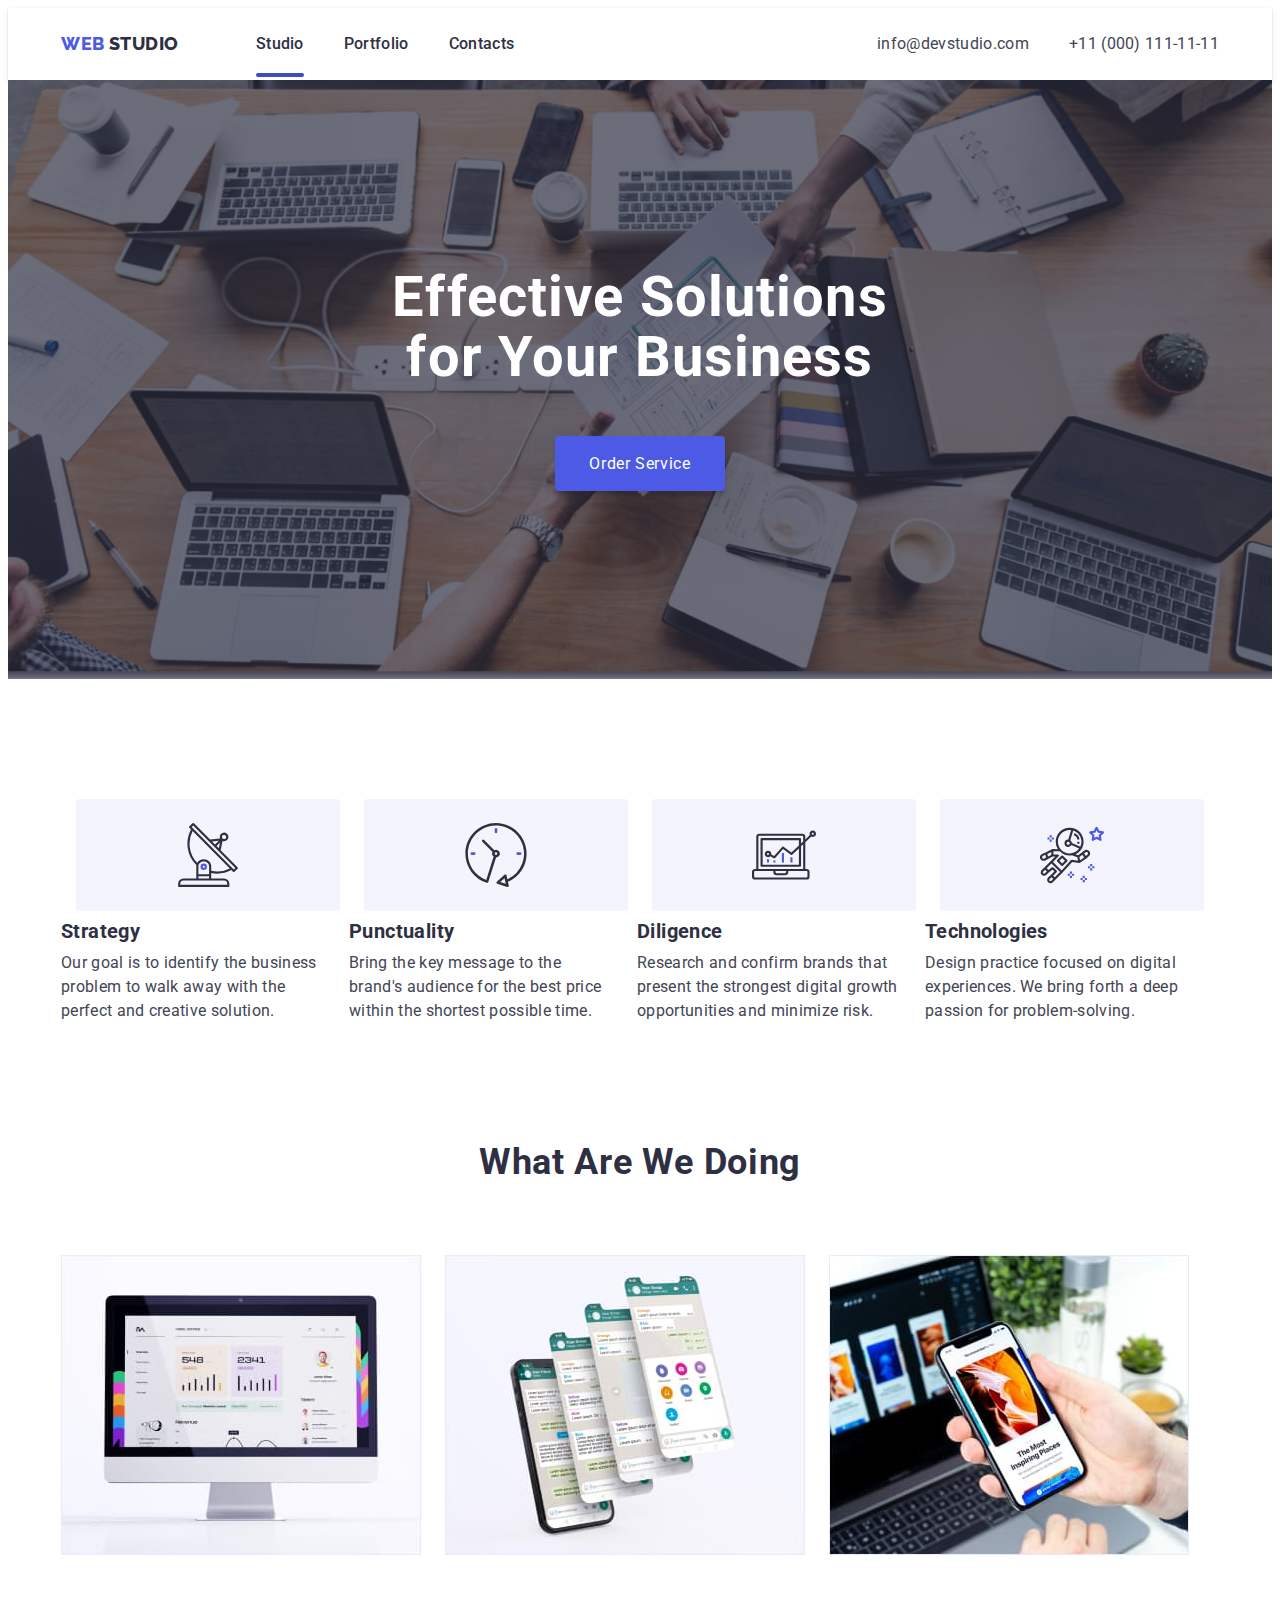
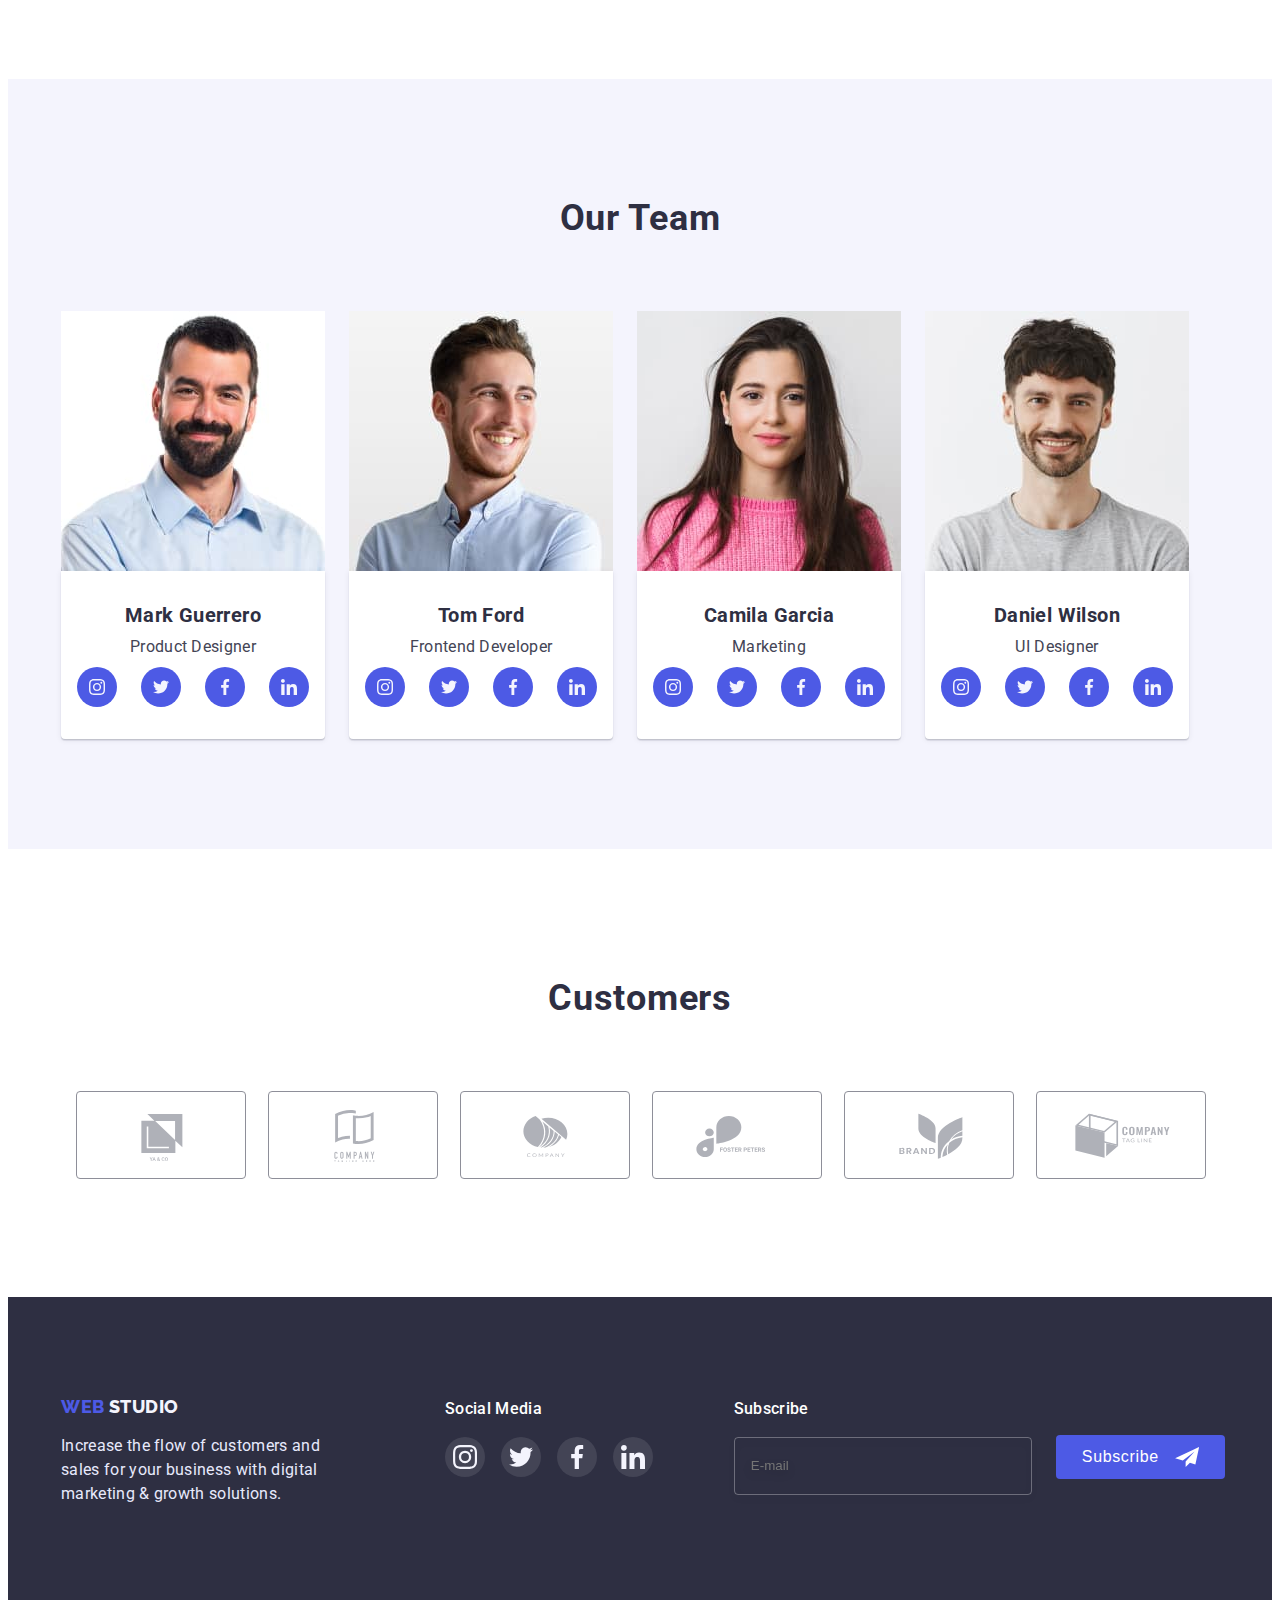
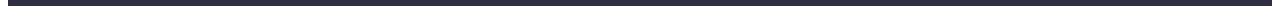
<file: index.html>
<!DOCTYPE html>
<html lang="en">
  <head>
    <meta charset="UTF-8" />
    <meta http-equiv="X-UA-Compatible" content="IE=edge" />
    <meta name="viewport" content="width=device-width, initial-scale=1.0" />
    <title>WebStudio</title>
    <link rel="preconnect" href="https://fonts.googleapis.com" />
    <link rel="preconnect" href="https://fonts.gstatic.com" crossorigin />
    <link
      href="https://fonts.googleapis.com/css2?family=Raleway:wght@800&family=Roboto:wght@400;500;700;900&display=swap"
      rel="stylesheet"
    />
    <link
      rel="stylesheet"
      href="https://cdnjs.cloudflare.com/ajax/libs/modern-normalize/1.1.0/modern-normalize.min.css"
      integrity="sha512-wpPYUAdjBVSE4KJnH1VR1HeZfpl1ub8YT/NKx4PuQ5NmX2tKuGu6U/JRp5y+Y8XG2tV+wKQpNHVUX03MfMFn9Q=="
      crossorigin="anonymous"
      referrerpolicy="no-referrer"
    />
    <link rel="stylesheet" href="./css/styles.css" />
  </head>

  <body>
    <!--Header-->

    <header class="header">
      <div class="container header-container">
        <a class="header-logo logo" href="./index.html">
          <span class="navigation-logo-1">Web</span>
          <span class="navigation-logo-2">Studio</span>
        </a>
        <nav class="header-list">
          <ul class="navigation">
            <li class="navigation-item">
              <a class="navigation-link link active" href="./index.html"
                >Studio</a
              >
            </li>
            <li class="navigation-item">
              <a class="navigation-link link" href="./portfolio.html"
                >Portfolio</a
              >
            </li>
            <li class="navigation-item">
              <a class="navigation-link link" href="">Contacts</a>
            </li>
          </ul>
        </nav>
        <ul class="contacts">
          <li class="contact-item">
            <a class="mail-link link" href="mailto:info@devstudio.com">
              info@devstudio.com</a
            >
          </li>
          <li class="contact-item">
            <a class="tel-link link" href="tel:+11(000)111-11-11">
              +11 (000) 111-11-11</a
            >
          </li>
        </ul>
      </div>
    </header>

    <main class="main">
      <!--Title-->

      <section class="first-section">
        <div class="container first-section-container">
          <h1 class="first-title">Effective Solutions for Your Business</h1>
          <button type="button" class="button-order" data-modal-open>
            Order Service
          </button>
        </div>
      </section>

      <!--Features-->

      <section class="second-section">
        <div class="container">
          <ul class="goals-icons-list">
            <li class="goals-icons-item">
              <span class="goals-icon-link"
                ><svg class="goals-icon" width="64" height="64">
                  <use href="./images/icons.svg#icon-antenna-1"></use></svg
              ></span>
            </li>
            <li class="goals-icons-item">
              <span class="goals-icon-link"
                ><svg class="goals-icon" width="64" height="64">
                  <use href="./images/icons.svg#icon-clock-1"></use></svg
              ></span>
            </li>
            <li class="goals-icons-item">
              <span class="goals-icon-link"
                ><svg class="goals-icon" width="64" height="64">
                  <use href="./images/icons.svg#icon-diagram-1"></use></svg
              ></span>
            </li>
            <li class="goals-icons-item">
              <span class="goals-icon-link"
                ><svg class="goals-icon" width="64" height="64">
                  <use href="./images/icons.svg#icon-astronaut-1"></use></svg
              ></span>
            </li>
          </ul>
          <ul class="goals-main-list">
            <li class="goals-items">
              <h3 class="third-title goals-title">Strategy</h3>
              <p class="features-paragraphs">
                Our goal is to identify the business problem to walk away with
                the perfect and creative solution.
              </p>
            </li>
            <li class="goals-items">
              <h3 class="third-title goals-title">Punctuality</h3>
              <p class="features-paragraphs">
                Bring the key message to the brand's audience for the best price
                within the shortest possible time.
              </p>
            </li>
            <li class="goals-items">
              <h3 class="third-title goals-title">Diligence</h3>
              <p class="features-paragraphs">
                Research and confirm brands that present the strongest digital
                growth opportunities and minimize risk.
              </p>
            </li>
            <li class="goals-items">
              <h3 class="third-title goals-title">Technologies</h3>
              <p class="features-paragraphs">
                Design practice focused on digital experiences. We bring forth a
                deep passion for problem-solving.
              </p>
            </li>
          </ul>
        </div>
      </section>

      <section class="third-section">
        <div class="container third-section-container">
          <h2 class="second-title second-title-flex">What are we doing</h2>
          <ul class="studio-services-images">
            <li class="services-images">
              <img
                src="./images/image1_main.jpg"
                alt="PC with some opened content on the screen"
                width="360"
                height="300"
              />
            </li>
            <li class="services-images">
              <img
                src="./images/image2_main.jpg"
                alt="Opened messenger on the phone, present as layers of the app"
                width="360"
                height="300"
              />
            </li>
            <li class="services-images">
              <img
                src="./images/image3_main.jpg"
                alt="Phone in the hand with the opened article"
                width="360"
                height="300"
              />
            </li>
          </ul>
        </div>
      </section>

      <!--Team Members-->

      <section class="thourth-section">
        <div class="container">
          <h2 class="second-title second-title-flex">Our Team</h2>
          <ul class="studio-members-images">
            <li class="team-member">
              <img
                src="./images/image4_main.jpg"
                alt="Mark Guerrero"
                width="264"
                height="260"
              />
              <div class="team-member-container">
                <h3 class="third-title third-title-main">Mark Guerrero</h3>
                <p class="members-paragraphs">Product Designer</p>
                <ul class="team-soc-list list">
                  <li class="team-soc-item">
                    <a
                      href="https://www.instagram.com/"
                      target="_blank"
                      class="team-soc-link link"
                    >
                      <svg class="team-soc-icon" width="16px" height="16px">
                        <use href="./images/icons.svg#icon-instagram-2"></use>
                      </svg>
                    </a>
                  </li>
                  <li class="team-soc-item">
                    <a
                      href="https://twitter.com/"
                      target="_blank"
                      class="team-soc-link link"
                    >
                      <svg class="team-soc-icon" width="16px" height="16px">
                        <use href="./images/icons.svg#icon-twitter-1"></use>
                      </svg>
                    </a>
                  </li>
                  <li class="team-soc-item">
                    <a
                      href="https://facebook.com/"
                      target="_blank"
                      class="team-soc-link link"
                    >
                      <svg class="team-soc-icon" width="16px" height="16px">
                        <use href="./images/icons.svg#icon-facebook-1"></use>
                      </svg>
                    </a>
                  </li>
                  <li class="team-soc-item">
                    <a
                      href="https://www.linkedin.com/"
                      target="_blank"
                      class="team-soc-link link"
                    >
                      <svg class="team-soc-icon" width="16px" height="16px">
                        <use href="./images/icons.svg#icon-linkedin-1"></use>
                      </svg>
                    </a>
                  </li>
                </ul>
              </div>
            </li>
            <li class="team-member">
              <img
                src="./images/image5_main.jpg"
                alt="Tom Ford"
                width="264"
                height="260"
              />
              <div class="team-member-container">
                <h3 class="third-title third-title-main">Tom Ford</h3>
                <p class="members-paragraphs">Frontend Developer</p>
                <ul class="team-soc-list list">
                  <li class="team-soc-item">
                    <a
                      href="https://www.instagram.com/"
                      target="_blank"
                      class="team-soc-link link"
                    >
                      <svg class="team-soc-icon" width="16px" height="16px">
                        <use href="./images/icons.svg#icon-instagram-2"></use>
                      </svg>
                    </a>
                  </li>
                  <li class="team-soc-item">
                    <a
                      href="https://twitter.com/"
                      target="_blank"
                      class="team-soc-link link"
                    >
                      <svg class="team-soc-icon" width="16px" height="16px">
                        <use href="./images/icons.svg#icon-twitter-1"></use>
                      </svg>
                    </a>
                  </li>
                  <li class="team-soc-item">
                    <a
                      href="https://facebook.com/"
                      target="_blank"
                      class="team-soc-link link"
                    >
                      <svg class="team-soc-icon" width="16px" height="16px">
                        <use href="./images/icons.svg#icon-facebook-1"></use>
                      </svg>
                    </a>
                  </li>
                  <li class="team-soc-item">
                    <a
                      href="https://www.linkedin.com/"
                      target="_blank"
                      class="team-soc-link link"
                    >
                      <svg class="team-soc-icon" width="16px" height="16px">
                        <use href="./images/icons.svg#icon-linkedin-1"></use>
                      </svg>
                    </a>
                  </li>
                </ul>
              </div>
            </li>
            <li class="team-member">
              <img
                src="./images/image6_main.jpg"
                alt="Camila Garcia"
                width="264"
                height="260"
              />
              <div class="team-member-container">
                <h3 class="third-title third-title-main">Camila Garcia</h3>
                <p class="members-paragraphs">Marketing</p>
                <ul class="team-soc-list list">
                  <li class="team-soc-item">
                    <a
                      href="https://www.instagram.com/"
                      target="_blank"
                      class="team-soc-link link"
                    >
                      <svg class="team-soc-icon" width="16px" height="16px">
                        <use href="./images/icons.svg#icon-instagram-2"></use>
                      </svg>
                    </a>
                  </li>
                  <li class="team-soc-item">
                    <a
                      href="https://twitter.com/"
                      target="_blank"
                      class="team-soc-link link"
                    >
                      <svg class="team-soc-icon" width="16px" height="16px">
                        <use href="./images/icons.svg#icon-twitter-1"></use>
                      </svg>
                    </a>
                  </li>
                  <li class="team-soc-item">
                    <a
                      href="https://facebook.com/"
                      target="_blank"
                      class="team-soc-link link"
                    >
                      <svg class="team-soc-icon" width="16px" height="16px">
                        <use href="./images/icons.svg#icon-facebook-1"></use>
                      </svg>
                    </a>
                  </li>
                  <li class="team-soc-item">
                    <a
                      href="https://www.linkedin.com/"
                      target="_blank"
                      class="team-soc-link link"
                    >
                      <svg class="team-soc-icon" width="16px" height="16px">
                        <use href="./images/icons.svg#icon-linkedin-1"></use>
                      </svg>
                    </a>
                  </li>
                </ul>
              </div>
            </li>
            <li class="team-member">
              <img
                src="./images/image7_main.jpg"
                alt="Daniel Wilson"
                width="264"
                height="260"
              />
              <div class="team-member-container">
                <h3 class="third-title third-title-main">Daniel Wilson</h3>
                <p class="members-paragraphs">UI Designer</p>
                <ul class="team-soc-list list">
                  <li class="team-soc-item">
                    <a
                      href="https://www.instagram.com/"
                      target="_blank"
                      rel="noopener noreferrer"
                      class="team-soc-link link"
                    >
                      <svg class="team-soc-icon" width="16" height="16">
                        <use href="./images/icons.svg#icon-instagram-2"></use>
                      </svg>
                    </a>
                  </li>
                  <li class="team-soc-item">
                    <a
                      href="https://twitter.com/"
                      target="_blank"
                      rel="noopener noreferrer"
                      class="team-soc-link link"
                    >
                      <svg class="team-soc-icon" width="16" height="16">
                        <use href="./images/icons.svg#icon-twitter-1"></use>
                      </svg>
                    </a>
                  </li>
                  <li class="team-soc-item">
                    <a
                      href="https://facebook.com/"
                      target="_blank"
                      rel="noopener noreferrer"
                      class="team-soc-link link"
                    >
                      <svg class="team-soc-icon" width="16" height="16">
                        <use href="./images/icons.svg#icon-facebook-1"></use>
                      </svg>
                    </a>
                  </li>
                  <li class="team-soc-item">
                    <a
                      href="https://www.linkedin.com/"
                      target="_blank"
                      rel="noopener noreferrer"
                      class="team-soc-link link"
                    >
                      <svg class="team-soc-icon" width="16" height="16">
                        <use href="./images/icons.svg#icon-linkedin-1"></use>
                      </svg>
                    </a>
                  </li>
                </ul>
              </div>
            </li>
          </ul>
        </div>
      </section>

      <!-- Customers-->

      <section class="fifth-section">
        <div class="container">
          <h2 class="second-title second-title-flex">Customers</h2>
          <ul class="customers-list list">
            <li class="customers-item">
              <a href="" class="customers-link">
                <svg class="customers-icon" width="104" height="56">
                  <use href="./images/icons.svg#icon-company-logo1"></use>
                </svg>
              </a>
            </li>
            <li class="customers-item">
              <a href="" class="customers-link">
                <svg class="customers-icon" width="104" height="56">
                  <use href="./images/icons.svg#icon-company-logo2"></use></svg
              ></a>
            </li>
            <li class="customers-item">
              <a href="" class="customers-link">
                <svg class="customers-icon" width="104" height="56">
                  <use href="./images/icons.svg#icon-company-logo3"></use></svg
              ></a>
            </li>
            <li class="customers-item">
              <a href="" class="customers-link">
                <svg class="customers-icon" width="104" height="56">
                  <use href="./images/icons.svg#icon-company-logo4"></use></svg
              ></a>
            </li>
            <li class="customers-item">
              <a href="" class="customers-link">
                <svg class="customers-icon" width="104" height="56">
                  <use href="./images/icons.svg#icon-company-logo5"></use></svg
              ></a>
            </li>
            <li class="customers-item">
              <a href="" class="customers-link">
                <svg class="customers-icon" width="104" height="56">
                  <use href="./images/icons.svg#icon-company-logo6"></use></svg
              ></a>
            </li>
          </ul>
        </div>
      </section>
    </main>

    <!-- Footer-->

    <footer class="footer">
      <div class="container wrap-footer">
        <div class="footer-container-1">
          <a class="footer-logo logo" href="./index.html">
            <span class="footer-logo-1">Web</span>
            <span class="footer-logo-2">Studio</span>
          </a>
          <p class="footer-paragraph-1">
            Increase the flow of customers and sales for your business with
            digital marketing & growth solutions.
          </p>
        </div>
        <div class="footer-container-2 wrap-footer">
          <p class="footer-paragraph-2">Social&nbsp;Media</p>
          <ul class="footer-soc-list">
            <li class="footer-soc-item">
              <a
                href="https://www.instagram.com/"
                target="_blank"
                rel="noopener noreferrer"
                class="footer-link"
              >
                <svg class="footer-icon" width="24" height="24">
                  <use href="./images/icons.svg#icon-instagram-2"></use>
                </svg>
              </a>
            </li>
            <li class="footer-soc-item">
              <a
                href="https://twitter.com/"
                target="_blank"
                rel="noopener noreferrer"
                class="footer-link"
              >
                <svg class="footer-icon" width="24" height="24">
                  <use href="./images/icons.svg#icon-twitter-1"></use>
                </svg>
              </a>
            </li>
            <li class="footer-soc-item">
              <a
                href="https://facebook.com/"
                target="_blank"
                rel="noopener noreferrer"
                class="footer-link"
              >
                <svg class="footer-icon" width="24" height="24">
                  <use href="./images/icons.svg#icon-facebook-1"></use>
                </svg>
              </a>
            </li>
            <li class="footer-soc-item">
              <a
                href="https://www.linkedin.com/"
                target="_blank"
                rel="noopener noreferrer"
                class="footer-link"
              >
                <svg class="footer-icon" width="24" height="24">
                  <use href="./images/icons.svg#icon-linkedin-1"></use>
                </svg>
              </a>
            </li>
          </ul>
        </div>

        <div class="footer-3-wrapper">
          <form class="footer-form">
            <div class="footer-container-3">
              <p class="footer-paragraph-3">Subscribe</p>
              <input
                type="email"
                name="footer-user-mail"
                class="footer-input"
                id="footer-user-email"
                placeholder="E-mail"
                required
              />
            </div>
            <button
              type="submit"
              value="footer-user-email"
              class="footer-button"
            >
              <svg class="fotter-button-icon" width="24" height="20">
                <use href="./images/icons.svg#icon-footer-sent-icon"></use>
              </svg>
              Subscribe
            </button>
          </form>
        </div>
      </div>
    </footer>

    <!-- Modal for Order Service-->

    <div class="backdrop is-hidden" data-modal>
      <div class="main-modal">
        <button type="button" class="main-modal-close" data-modal-close>
          <svg class="modal-svg" width="8" height="8">
            <use href="./images/icons.svg#icon-modal-close"></use>
          </svg>
        </button>
        <form class="modal-form">
          <p class="modal-title">
            Leave your contacts and we will call you back
          </p>

          <div class="modal-field">
            <label for="user-name" class="text-input">Name</label>
            <div class="input-wrap">
              <input
                type="text"
                name="user-name"
                class="modal-input"
                id="user-name"
                required
              />
              <svg class="input-icon" width="12" height="12">
                <use href="./images/icons.svg#icon-modal-name"></use>
              </svg>
            </div>
          </div>

          <div class="modal-field">
            <label for="user-phone" class="text-input">Phone</label>
            <div class="input-wrap">
              <input
                type="tel"
                name="user-phone"
                class="modal-input"
                id="user-phone"
                required
              />
              <svg class="input-icon" width="13" height="13">
                <use href="./images/icons.svg#icon-modal-tel"></use>
              </svg>
            </div>
          </div>

          <div class="modal-field">
            <label for="user-email" class="text-input">Email</label>
            <div class="input-wrap">
              <input
                type="email"
                name="user-email"
                class="modal-input"
                id="user-email"
                required
              />
              <svg class="input-icon" width="15" height="12">
                <use href="./images/icons.svg#icon-modal-mail"></use>
              </svg>
            </div>
          </div>

          <div class="modal-field">
            <label for="user-comment" class="text-input">Comment</label>
            <textarea
              class="textarea-input"
              placeholder="Text input"
              id="user-comment"
            ></textarea>
          </div>

          <div class="modal-field-checkbox">
            <input
              type="checkbox"
              name="policy-checkbox"
              class="modal-checkbox"
              id="user-checkbox"
              value="true"
            />
            <label for="user-checkbox" class="checkbox-input"
              ><span class="visual-checkbox">
                <svg class="privacy-checkbox" width="10" height="8">
                  <use href="./images/icons.svg#icon-modal-checkbox"></use>
                </svg>
              </span>
              I accept the terms and conditions of the&nbsp;
              <a href="" class="modal-privacy-policy">Privacy Policy</a></label
            >
          </div>

          <div class="modal-field">
            <button type="submit" class="modal-button">Send</button>
          </div>
        </form>
      </div>
    </div>

    <script src="./js/modal.js"></script>
  </body>
</html>
</file>
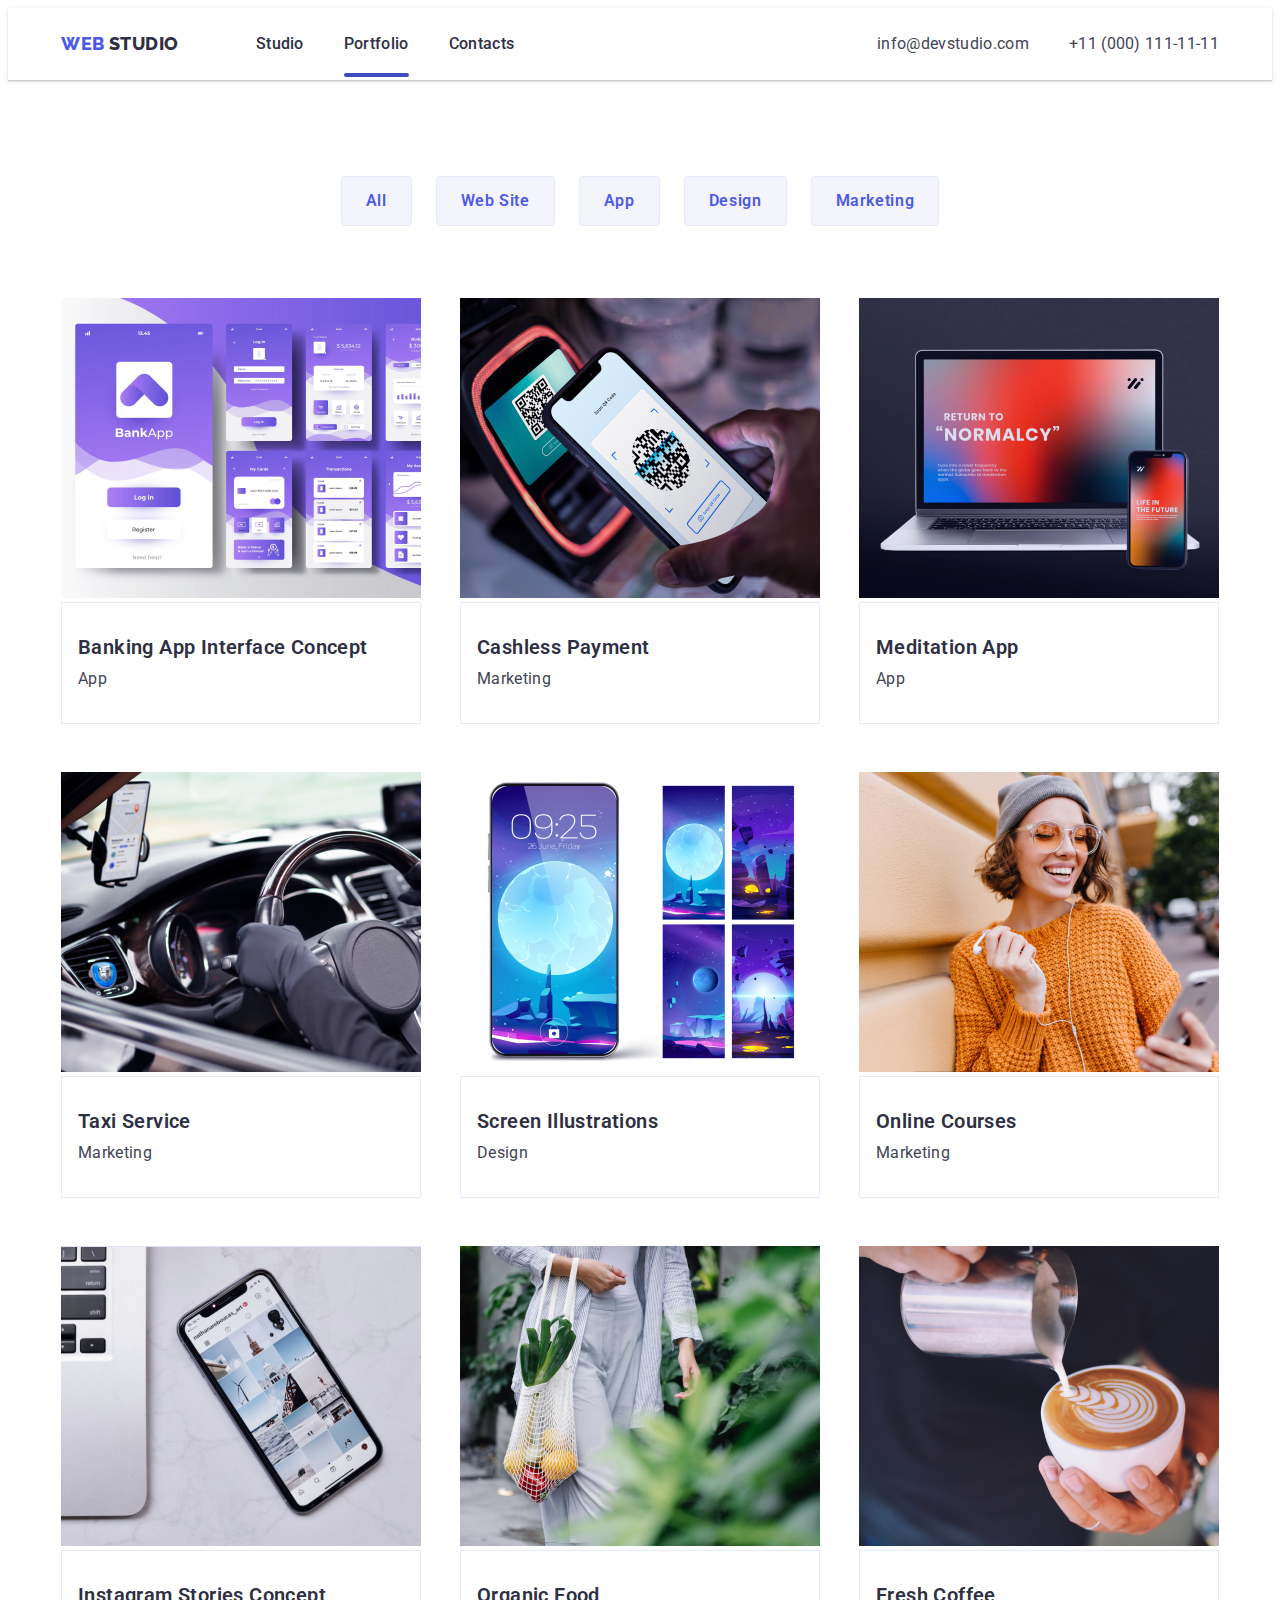
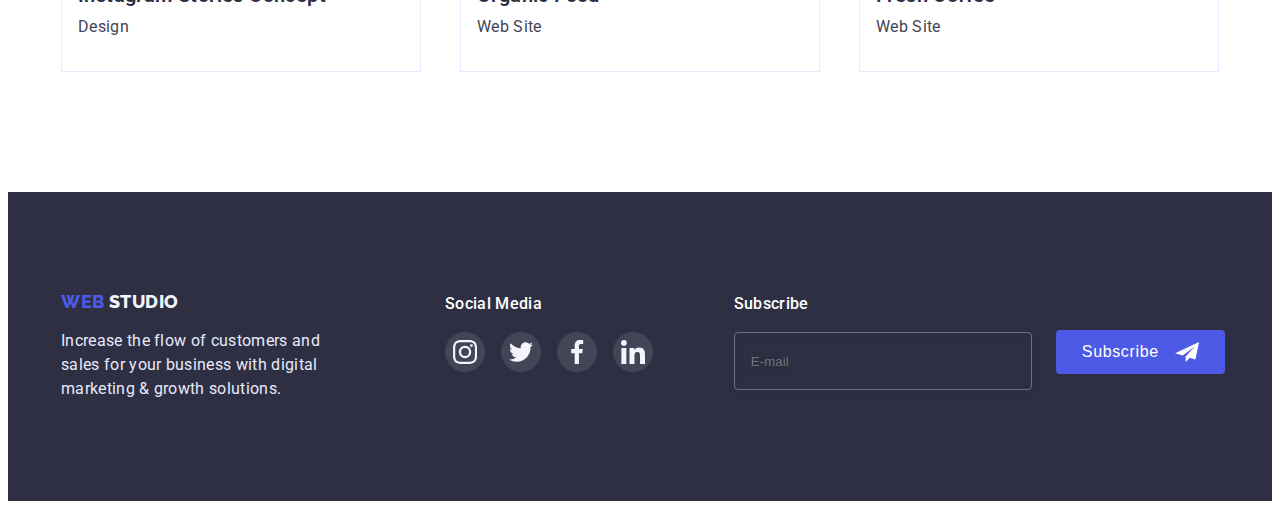
<file: portfolio.html>
<!DOCTYPE html>
<html lang="en">
  <head>
    <meta charset="UTF-8" />
    <meta http-equiv="X-UA-Compatible" content="IE=edge" />
    <meta name="viewport" content="width=device-width, initial-scale=1.0" />
    <title>Portfolio</title>
    <link rel="preconnect" href="https://fonts.googleapis.com" />
    <link rel="preconnect" href="https://fonts.gstatic.com" crossorigin />
    <link
      href="https://fonts.googleapis.com/css2?family=Raleway:wght@800&family=Roboto:wght@400;500;700;900&display=swap"
      rel="stylesheet"
    />
    <link
      rel="stylesheet"
      href="https://cdnjs.cloudflare.com/ajax/libs/modern-normalize/1.1.0/modern-normalize.min.css"
      integrity="sha512-wpPYUAdjBVSE4KJnH1VR1HeZfpl1ub8YT/NKx4PuQ5NmX2tKuGu6U/JRp5y+Y8XG2tV+wKQpNHVUX03MfMFn9Q=="
      crossorigin="anonymous"
      referrerpolicy="no-referrer"
    />
    <link rel="stylesheet" href="./css/styles.css" />
  </head>

  <body>
    <header class="header">
      <div class="container header-container">
        <a class="header-logo logo" href="./index.html">
          <span class="navigation-logo-1">Web</span>
          <span class="navigation-logo-2">Studio</span>
        </a>
        <nav class="header-list">
          <ul class="navigation">
            <li class="navigation-item">
              <a class="navigation-link link" href="./index.html">Studio</a>
            </li>
            <li class="navigation-item">
              <a class="navigation-link link active" href="./portfolio.html"
                >Portfolio</a
              >
            </li>
            <li class="navigation-item">
              <a class="navigation-link link" href="">Contacts</a>
            </li>
          </ul>
        </nav>
        <ul class="contacts">
          <li class="contact-item">
            <a class="mail-link link" href="mailto:info@devstudio.com">
              info@devstudio.com</a
            >
          </li>
          <li class="contact-item">
            <a class="tel-link link" href="tel:+11(000)111-11-11">
              +11 (000) 111-11-11</a
            >
          </li>
        </ul>
      </div>
    </header>

    <main>
      <section class="portfolio">
        <div class="container">
          <h1 class="visually-hidden">Filter buttons</h1>
          <ul class="porfolio-top-buttons">
            <li class="top-buttons">
              <button type="button" class="filter-button">All</button>
            </li>
            <li class="top-buttons">
              <button type="button" class="filter-button">Web Site</button>
            </li>
            <li class="top-buttons">
              <button type="button" class="filter-button">App</button>
            </li>
            <li class="top-buttons">
              <button type="button" class="filter-button">Design</button>
            </li>
            <li class="top-buttons">
              <button type="button" class="filter-button">Marketing</button>
            </li>
          </ul>
          <ul class="portfolio-list">
            <li class="portfolio-examples">
              <div class="portfolio-thumbnail">
                <img
                  class="portfolio-image"
                  src="./images/img1_portfolio.jpg"
                  alt="Banking app concept interface"
                  width="360"
                  height="300"
                />
                <div class="overlay-paragraph">
                  <p class="visually-overlay-paragraph">
                    14 Stylish and User-Friendly App Design Concepts · Task
                    Manager App · Calorie Tracker App · Exotic Fruit Ecommerce
                    App · Cloud Storage App
                  </p>
                </div>
              </div>
              <div class="portfolio-images-text">
                <h2 class="second-title-portfolio">
                  Banking App Interface Concept
                </h2>
                <p class="portfolio-paragraph">App</p>
              </div>
            </li>
            <li class="portfolio-examples">
              <div class="portfolio-thumbnail">
                <img
                  class="portfolio-image"
                  src="./images/img2_portfolio.jpg"
                  alt="Banking app concept interface"
                  width="360"
                  height="300"
                />
                <div class="overlay-paragraph">
                  <p class="visually-overlay-paragraph">
                    14 Stylish and User-Friendly App Design Concepts · Task
                    Manager App · Calorie Tracker App · Exotic Fruit Ecommerce
                    App · Cloud Storage App
                  </p>
                </div>
              </div>
              <div class="portfolio-images-text">
                <h2 class="second-title-portfolio">Cashless Payment</h2>
                <p class="portfolio-paragraph">Marketing</p>
              </div>
            </li>
            <li class="portfolio-examples">
              <div class="portfolio-thumbnail">
                <img
                  class="portfolio-image"
                  src="./images/img3_portfolio.jpg"
                  alt="Banking app concept interface"
                  width="360"
                  height="300"
                />
                <div class="overlay-paragraph">
                  <p class="visually-overlay-paragraph">
                    14 Stylish and User-Friendly App Design Concepts · Task
                    Manager App · Calorie Tracker App · Exotic Fruit Ecommerce
                    App · Cloud Storage App
                  </p>
                </div>
              </div>
              <div class="portfolio-images-text">
                <h2 class="second-title-portfolio">Meditation App</h2>
                <p class="portfolio-paragraph">App</p>
              </div>
            </li>
            <li class="portfolio-examples">
              <div class="portfolio-thumbnail">
                <img
                  class="portfolio-image"
                  src="./images/img4_portfolio.jpg"
                  alt="Banking app concept interface"
                  width="360"
                  height="300"
                />
                <div class="overlay-paragraph">
                  <p class="visually-overlay-paragraph">
                    14 Stylish and User-Friendly App Design Concepts · Task
                    Manager App · Calorie Tracker App · Exotic Fruit Ecommerce
                    App · Cloud Storage App
                  </p>
                </div>
              </div>
              <div class="portfolio-images-text">
                <h2 class="second-title-portfolio">Taxi Service</h2>
                <p class="portfolio-paragraph">Marketing</p>
              </div>
            </li>
            <li class="portfolio-examples">
              <div class="portfolio-thumbnail">
                <img
                  class="portfolio-image"
                  src="./images/img5_portfolio.jpg"
                  alt="Banking app concept interface"
                  width="360"
                  height="300"
                />
                <div class="overlay-paragraph">
                  <p class="visually-overlay-paragraph">
                    14 Stylish and User-Friendly App Design Concepts · Task
                    Manager App · Calorie Tracker App · Exotic Fruit Ecommerce
                    App · Cloud Storage App
                  </p>
                </div>
              </div>
              <div class="portfolio-images-text">
                <h2 class="second-title-portfolio">Screen Illustrations</h2>
                <p class="portfolio-paragraph">Design</p>
              </div>
            </li>
            <li class="portfolio-examples">
              <div class="portfolio-thumbnail">
                <img
                  src="./images/img6_portfolio.jpg"
                  alt="Banking app concept interface"
                  width="360"
                  height="300"
                />
                <div class="overlay-paragraph">
                  <p class="visually-overlay-paragraph">
                    14 Stylish and User-Friendly App Design Concepts · Task
                    Manager App · Calorie Tracker App · Exotic Fruit Ecommerce
                    App · Cloud Storage App
                  </p>
                </div>
              </div>
              <div class="portfolio-images-text">
                <h2 class="second-title-portfolio">Online Courses</h2>
                <p class="portfolio-paragraph">Marketing</p>
              </div>
            </li>
            <li class="portfolio-examples">
              <div class="portfolio-thumbnail">
                <img
                  class="portfolio-image"
                  src="./images/img7_portfolio.jpg"
                  alt="Banking app concept interface"
                  width="360"
                  height="300"
                />
                <div class="overlay-paragraph">
                  <p class="visually-overlay-paragraph">
                    14 Stylish and User-Friendly App Design Concepts · Task
                    Manager App · Calorie Tracker App · Exotic Fruit Ecommerce
                    App · Cloud Storage App
                  </p>
                </div>
              </div>
              <div class="portfolio-images-text">
                <h2 class="second-title-portfolio">
                  Instagram Stories Concept
                </h2>
                <p class="portfolio-paragraph">Design</p>
              </div>
            </li>
            <li class="portfolio-examples">
              <div class="portfolio-thumbnail">
                <img
                  class="portfolio-image"
                  src="./images/img8_portfolio.jpg"
                  alt="Banking app concept interface"
                  width="360"
                  height="300"
                />
                <div class="overlay-paragraph">
                  <p class="visually-overlay-paragraph">
                    14 Stylish and User-Friendly App Design Concepts · Task
                    Manager App · Calorie Tracker App · Exotic Fruit Ecommerce
                    App · Cloud Storage App
                  </p>
                </div>
              </div>
              <div class="portfolio-images-text">
                <h2 class="second-title-portfolio">Organic Food</h2>
                <p class="portfolio-paragraph">Web Site</p>
              </div>
            </li>
            <li class="portfolio-examples">
              <div class="portfolio-thumbnail">
                <img
                  class="portfolio-image"
                  src="./images/img9_portfolio.jpg"
                  alt="Banking app concept interface"
                  width="360"
                  height="300"
                />
                <div class="overlay-paragraph">
                  <p class="visually-overlay-paragraph">
                    14 Stylish and User-Friendly App Design Concepts · Task
                    Manager App · Calorie Tracker App · Exotic Fruit Ecommerce
                    App · Cloud Storage App
                  </p>
                </div>
              </div>
              <div class="portfolio-images-text">
                <h2 class="second-title-portfolio">Fresh Coffee</h2>
                <p class="portfolio-paragraph">Web Site</p>
              </div>
            </li>
          </ul>
        </div>
      </section>
    </main>

    <footer class="footer">
      <div class="container wrap-footer">
        <div class="footer-container-1">
          <a class="footer-logo logo" href="./index.html">
            <span class="footer-logo-1">Web</span>
            <span class="footer-logo-2">Studio</span>
          </a>
          <p class="footer-paragraph-1">
            Increase the flow of customers and sales for your business with
            digital marketing & growth solutions.
          </p>
        </div>
        <div class="footer-container-2 wrap-footer">
          <p class="footer-paragraph-2">Social&nbsp;Media</p>
          <ul class="footer-soc-list">
            <li class="footer-soc-item">
              <a
                href="https://www.instagram.com/"
                target="_blank"
                rel="noopener noreferrer"
                class="footer-link"
              >
                <svg class="footer-icon" width="24" height="24">
                  <use href="./images/icons.svg#icon-instagram-2"></use>
                </svg>
              </a>
            </li>
            <li class="footer-soc-item">
              <a
                href="https://twitter.com/"
                target="_blank"
                rel="noopener noreferrer"
                class="footer-link"
              >
                <svg class="footer-icon" width="24" height="24">
                  <use href="./images/icons.svg#icon-twitter-1"></use>
                </svg>
              </a>
            </li>
            <li class="footer-soc-item">
              <a
                href="https://facebook.com/"
                target="_blank"
                rel="noopener noreferrer"
                class="footer-link"
              >
                <svg class="footer-icon" width="24" height="24">
                  <use href="./images/icons.svg#icon-facebook-1"></use>
                </svg>
              </a>
            </li>
            <li class="footer-soc-item">
              <a
                href="https://www.linkedin.com/"
                target="_blank"
                rel="noopener noreferrer"
                class="footer-link"
              >
                <svg class="footer-icon" width="24" height="24">
                  <use href="./images/icons.svg#icon-linkedin-1"></use>
                </svg>
              </a>
            </li>
          </ul>
        </div>

        <div class="footer-3-wrapper">
          <form class="footer-form">
            <div class="footer-container-3">
              <p class="footer-paragraph-3">Subscribe</p>
              <input
                type="email"
                name="footer-user-mail"
                class="footer-input"
                id="footer-user-email"
                placeholder="E-mail"
                required
              />
            </div>
            <button
              type="submit"
              value="footer-user-email"
              class="footer-button"
            >
              <svg class="fotter-button-icon" width="24" height="20">
                <use href="./images/icons.svg#icon-footer-sent-icon"></use>
              </svg>
              Subscribe
            </button>
          </form>
        </div>
      </div>
    </footer>
  </body>
</html>
</file>
<file: css/styles.css>
:root {
  --white-color: #fff;
  --body-color: #2e2f42;
  --logo-color-1: #4d5ae5;
  --mail-and-tel-color: #434455;
}
p,
h1,
h2,
h2,
h4,
h5,
h6 {
  margin: 0;
}
ul {
  margin: 0;
  padding-left: 0;
}
body {
  font-family: 'Roboto', sans-serif;
  color: var(--body-color);
}
.container {
  width: 1158px;
  padding-left: 15px;
  padding-right: 15px;
  margin: 0 auto;
}
.navigation-item,
.contact-item,
.goals-items,
.services-images,
.team-member,
.portfolio-examples,
.top-buttons,
.team-soc-list,
.customers-list,
.footer-soc-list,
.goals-icons-list {
  list-style-type: none;
}

/* Main Page */

.header {
  background: var(--white-color);
  padding-top: 24px;
  padding-bottom: 24px;
  box-shadow: 0px 2px 1px rgba(46, 47, 66, 0.08),
    0px 1px 1px rgba(46, 47, 66, 0.16), 0px 1px 6px rgba(46, 47, 66, 0.08);
}
.header-container {
  display: flex;
  align-items: center;
}
.header-list {
  display: flex;
  margin-right: auto;
}
.navigation {
  display: flex;
  gap: 40px;
}
.contacts {
  display: flex;
  gap: 40px;
}
.header-logo {
  margin-right: 77px;
}
.navigation-logo-1 {
  font-family: 'Raleway';
  font-weight: 800;
  font-size: 18px;
  line-height: 1.33;
  letter-spacing: 0.03em;
  text-transform: uppercase;
  color: var(--logo-color-1);
}
.navigation-logo-2 {
  font-family: 'Raleway';
  font-weight: 800;
  font-size: 18px;
  line-height: 1.33;
  letter-spacing: 0.03em;
  text-transform: uppercase;
  color: var(--body-color);
}
.navigation-item {
  font-weight: 500;
  font-size: 16px;
  line-height: 1.5;
  letter-spacing: 0.02em;
}
.navigation-link {
  color: var(--body-color);
  position: relative;
  transition: 250ms cubic-bezier(0.4, 0, 0.2, 1);
}
.contact-item {
  font-size: 16px;
  line-height: 1.5;
  letter-spacing: 0.02em;
}
.mail-link,
.tel-link {
  color: var(--mail-and-tel-color);
  transition: 250ms cubic-bezier(0.4, 0, 0.2, 1);
}
.navigation-item .navigation-link:focus,
.navigation-item .navigation-link:hover,
.contact-item .mail-link:focus,
.contact-item .mail-link:hover,
.contact-item .tel-link:focus,
.contact-item .tel-link:hover {
  color: var(--logo-color-1);
}
.navigation-link.active::after {
  content: '';
  position: absolute;
  width: 100%;
  height: 4px;
  background-color: #404bbf;
  border-radius: 2px;
  left: 0;
  bottom: -24px;
}
.logo,
.link {
  text-decoration: none;
}
.first-section {
  background: var(--body-color);
  padding-top: 188px;
  padding-bottom: 188px;
  background-image: linear-gradient(
      rgba(46, 47, 66, 0.7),
      rgba(46, 47, 66, 0.7)
    ),
    url(../images/img_main_bg.jpg);
  background-repeat: no-repeat;
  background-position: center;
  background-size: cover;
}
.first-section-container {
  display: flex;
  align-items: center;
  flex-direction: column;
  text-align: center;
}
.first-title {
  font-size: 56px;
  line-height: 1.07;
  letter-spacing: 0.02em;
  color: var(--white-color);
  width: 550px;
  margin-bottom: 48px;
}
.button-order {
  font-family: 'Roboto', sans-serif;
  font-size: 16px;
  line-height: 1.19;
  letter-spacing: 0.04em;
  color: var(--white-color);
  background: var(--logo-color-1);
  border-radius: 4px;
  box-shadow: 0px 4px 4px rgba(0, 0, 0, 0.15);
  border-color: transparent;
  cursor: pointer;
  padding: 16px 32px;
  transition: 250ms cubic-bezier(0.4, 0, 0.2, 1);
}
.button-order:focus,
.button-order:hover {
  background: #404bbf;
  border-radius: 4px;
}
.goals-main-list {
  display: flex;
  align-items: flex-start;
  padding: 0px;
  gap: 24px;
}
.third-title {
  font-size: 20px;
  line-height: 1.2;
  letter-spacing: 0.02em;
  color: var(--body-color);
}
.features-paragraphs,
.members-paragraphs {
  font-size: 16px;
  line-height: 1.5;
  letter-spacing: 0.02em;
  color: var(--mail-and-tel-color);
}
.second-section {
  padding-top: 120px;
  padding-bottom: 120px;
}
.second-title {
  font-size: 36px;
  line-height: 1.11;
  letter-spacing: 0.02em;
  text-transform: capitalize;
}
.goals-icons-list {
  display: flex;
  gap: 24px;
  justify-content: center;
  align-items: center;
  margin-bottom: 8px;
}
.goals-icons-item {
  width: 264px;
  height: 112px;
}
.goals-icon-link {
  width: 100%;
  height: 100%;
  display: flex;
  align-items: center;
  justify-content: center;
  background-color: #f4f4fd;
  border-radius: 4px;
}
.goals-title {
  margin: auto;
  margin-bottom: 8px;
}
.features-paragraphs {
  width: 264px;
}
.third-section {
  padding-bottom: 120px;
}
.studio-services-images {
  display: flex;
  gap: 24px;
  margin-top: 72px;
}
.thourth-section {
  background: #f4f4fd;
  padding-top: 120px;
  padding-bottom: 110px;
}
.second-title-flex {
  display: flex;
  justify-content: center;
  margin-bottom: 72px;
}
.team-member {
  display: flex;
  flex-direction: column;
  justify-content: center;
  align-items: center;
}
.third-title-main {
  margin: auto;
  margin-top: 32px;
  margin-bottom: 8px;
}
.members-paragraphs {
  margin-bottom: 8px;
}
.team-member-container {
  background: #ffffff;
  box-shadow: 0px 1px 6px rgba(46, 47, 66, 0.08),
    0px 1px 1px rgba(46, 47, 66, 0.16), 0px 2px 1px rgba(46, 47, 66, 0.08);
  border-radius: 0px 0px 4px 4px;
  width: 264px;
  display: flex;
  flex-direction: column;
  justify-content: center;
  align-items: center;
}
.studio-members-images {
  display: flex;
  gap: 24px;
}
.team-soc-list {
  display: flex;
  justify-content: center;
  gap: 24px;
  margin-bottom: 32px;
}
.team-soc-item {
  width: 40px;
  height: 40px;
}
.team-soc-link {
  width: 100%;
  height: 100%;
  background-color: var(--logo-color-1);
  border-radius: 50%;
  display: flex;
  align-items: center;
  justify-content: center;
  transition: 250ms cubic-bezier(0.4, 0, 0.2, 1);
}
.team-soc-icon {
  fill: #f4f4fd;
}
.team-soc-link:hover,
.team-soc-link:focus {
  background-color: #404bbf;
}
.fifth-section {
  padding-top: 130px;
  padding-bottom: 120px;
}
.customers-list {
  display: flex;
  justify-content: center;
  align-items: center;
  gap: 24px;
}
.customers-item {
  width: 168px;
  height: 86px;
}
.customers-link {
  width: 100%;
  height: 100%;
  display: flex;
  align-items: center;
  justify-content: center;
  border: 1px solid #8e8f99;
  border-radius: 4px;
  transition: 250ms cubic-bezier(0.4, 0, 0.2, 1);
}
.customers-icon {
  fill: #afb1b8;
  transition: 250ms cubic-bezier(0.4, 0, 0.2, 1);
}
.customers-link:hover,
.customers-link:focus {
  border-color: #404bbf;
}
.customers-link:hover .customers-icon,
.customers-link:focus .customers-icon {
  fill: #404bbf;
}
.footer {
  background: var(--body-color);
  padding-top: 100px;
  padding-bottom: 100px;
}
.footer-logo-1 {
  font-family: 'Raleway';
  font-weight: 800;
  font-size: 18px;
  line-height: 1.16;
  letter-spacing: 0.03em;
  text-transform: uppercase;
  color: #4d5ae5;
  width: 44px;
}
.footer-logo-2 {
  font-family: 'Raleway';
  font-weight: 800;
  font-size: 18px;
  line-height: 1.16;
  letter-spacing: 0.03em;
  text-transform: uppercase;
  color: #f4f4fd;
  width: 71px;
}
.footer-paragraph-1 {
  font-size: 16px;
  line-height: 1.5;
  letter-spacing: 0.02em;
  color: #e7e9fc;
  width: 264px;
  margin-top: 16px;
}
.footer-paragraph-2 {
  font-weight: 500;
  font-size: 16px;
  line-height: 1.5;
  letter-spacing: 0.02em;
  color: #ffffff;
  margin-left: 120px;
}
.wrap-footer {
  display: flex;
}
.footer-container-2 {
  display: flex;
  flex-direction: column;
  align-items: baseline;
}
.footer-soc-list {
  margin-top: 16px;
  display: flex;
  justify-content: center;
  align-items: center;
  gap: 16px;
}
.footer-soc-item {
  width: 40px;
  height: 40px;
}
.footer-link {
  width: 100%;
  height: 100%;
  border-radius: 50%;
  background-color: rgba(255, 255, 255, 0.1);
  display: flex;
  align-items: center;
  justify-content: center;
  transition: 250ms cubic-bezier(0.4, 0, 0.2, 1);
}
.footer-icon {
  fill: #f4f4fd;
}
.footer-link:hover,
.footer-link:focus {
  background-color: #31d0aa;
}

/* Portfolio */

.portfolio {
  padding-top: 96px;
  padding-bottom: 120px;
}
.visually-hidden {
  position: absolute;
  width: 1px;
  height: 1px;
  margin: -1px;
  border: 0;
  padding: 0;

  white-space: nowrap;
  clip-path: inset(100%);
  clip: rect(0 0 0 0);
  overflow: hidden;
}
.filter-button {
  font-family: 'Roboto', sans-serif;
  font-weight: 600;
  font-size: 16px;
  line-height: 1.5;
  letter-spacing: 0.04em;
  color: #4d5ae5;
  background: #f4f4fd;
  border: 1px solid #e7e9fc;
  border-radius: 4px;
  cursor: pointer;
  padding: 12px 24px;
  transition: 250ms cubic-bezier(0.4, 0, 0.2, 1);
}
.porfolio-top-buttons {
  display: flex;
  gap: 24px;
  justify-content: center;
  margin-bottom: 72px;
}
.filter-button:hover,
.filter-button:focus {
  color: var(--white-color);
  background: #4d5ae5;
  box-shadow: 0px 3px 1px rgba(0, 0, 0, 0.1), 0px 2px 1px rgba(0, 0, 0, 0.08),
    0px 2px 2px rgba(0, 0, 0, 0.12);
  border-radius: 4px;
  border-color: transparent;
}
.second-title-portfolio {
  font-style: normal;
  font-weight: 600;
  font-size: 20px;
  line-height: 1.2;
  letter-spacing: 0.02em;
  color: var(--body-color);
  margin-bottom: 8px;
}
.portfolio-paragraph {
  font-size: 16px;
  line-height: 1.5;
  letter-spacing: 0.02em;
  color: #434455;
}
.portfolio-list {
  display: flex;
  flex-wrap: wrap;
  justify-content: space-between;
  row-gap: 48px;
}
.portfolio-examples {
  display: flex;
  flex-wrap: nowrap;
  flex-direction: column;
  column-gap: 24px;
}
.portfolio-examples:hover,
.portfolio-examples:focus {
  box-shadow: 0px 1px 6px rgba(46, 47, 66, 0.08),
    0px 1px 1px rgba(46, 47, 66, 0.16), 0px 2px 1px rgba(46, 47, 66, 0.08);
}
.portfolio-images-text {
  background: #ffffff;
  border: 1px solid #e7e9fc;
  padding-top: 32px;
  padding-bottom: 32px;
  padding-left: 16px;
}

.portfolio-thumbnail {
  margin: 0;
  padding: 0;
  position: relative;
  overflow: hidden;
}
.visually-overlay-paragraph {
  position: absolute;
  overflow: hidden;
  top: 0;
  left: 0;
  width: 100%;
  height: 100%;
  font-size: 16px;
  line-height: calc(24 / 16);
  letter-spacing: 0.02em;
  color: #f4f4fd;
  padding-top: 40px;
  padding-left: 32px;
  padding-right: 32px;
  background-color: var(--logo-color-1);
  transform: translateY(100%);
  transition: transform 250ms cubic-bezier(0.4, 0, 0.2, 1);
}
.portfolio-examples:focus .visually-overlay-paragraph,
.portfolio-examples:hover .visually-overlay-paragraph {
  transform: translate(0%);
}

.backdrop {
  position: fixed;
  top: 0;
  width: 100%;
  height: 100%;
  background-color: rgba(46, 47, 66, 0.4);
  transition: opacity 200ms linear, visibility 200ms linear;
}
.main-modal {
  position: absolute;
  top: 50%;
  left: 50%;
  transform: translate(-50%, -50%);
  width: 408px;
  min-height: 584px;
  background-color: #fcfcfc;
  border-radius: 4px;
  transform: translate(-50%, -50%) scaleY(1);
  transition: 200ms linear;
}
.backdrop.is-hidden .main-modal {
  transform: translate(-50%, -50%) scaleY(0);
}
.main-modal-close {
  position: absolute;
  top: 24px;
  right: 24px;
  background-color: #e7e9fc;
  border: 1px solid rgba(0, 0, 0, 0.1);
  border-radius: 50%;
  cursor: pointer;
  fill: #000;
  transition: 250ms cubic-bezier(0.4, 0, 0.2, 1);
}
.is-hidden {
  opacity: 0;
  visibility: hidden;
  pointer-events: none;
}
.main-modal-close:hover,
.main-modal-close:focus {
  background-color: #404bbf;
  fill: var(--white-color);
}

.modal-title {
  font-weight: 500;
  font-size: 16px;
  line-height: calc(24 / 16);
  letter-spacing: 0.02em;
  color: #2e2f42;
  text-align: center;
  margin-top: 72px;
  margin-left: 24px;
  margin-right: 24px;
  margin-bottom: 16px;
}
.text-input {
  font-size: 12px;
  line-height: calc(16 / 12);
  letter-spacing: 0.04em;
  color: #8e8f99;
  padding-left: 24px;
}
.input-wrap {
  position: relative;
}
.modal-input {
  width: 360px;
  height: 40px;
  border: 1px solid rgba(33, 33, 33, 0.2);
  border-radius: 4px;
  background-color: transparent;
  margin-top: 4px;
  margin-bottom: 8px;
  margin-left: 24px;
  padding-left: 38px;
  outline: transparent;
  transition: 250ms cubic-bezier(0.4, 0, 0.2, 1);
}

.modal-input:focus {
  border: 1px solid #4d5ae5;
}
.input-icon {
  fill: #2e2f42;
  position: absolute;
  left: 43px;
  top: 45%;
  transform: translateY(-50%);
}
.modal-input:focus + .input-icon {
  fill: #4d5ae5;
}
.textarea-input {
  width: 360px;
  height: 120px;
}
.textarea-input {
  resize: none;
  border: 1px solid rgba(33, 33, 33, 0.2);
  padding: 8px 16px;
  border-radius: 4px;
  margin-left: 24px;
  margin-right: 24px;
  margin-top: 4px;
  font-size: 12px;
  line-height: calc(16 / 12);
  letter-spacing: 0.04em;
  background-color: transparent;
  outline: transparent;
  transition: 250ms cubic-bezier(0.4, 0, 0.2, 1);
}
.textarea-input:focus {
  border: 1px solid #4d5ae5;
}
.textarea-input::placeholder {
  font-size: 12px;
  line-height: calc(16 / 12);
  letter-spacing: 0.04em;
  color: rgba(117, 117, 117, 0.5);
}
.modal-field-checkbox {
  margin-left: 24px;
}
.input-icon {
  fill: #2e2f42;
  position: absolute;
  left: 43px;
  top: 45%;
  transform: translateY(-50%);
}
.modal-checkbox {
  appearance: none;
}
.visual-checkbox {
  display: flex;
  width: 16px;
  height: 16px;
  border: 1.25px solid #2e2f42;
  border-radius: 2px;
  align-items: center;
  justify-content: center;
  margin-right: 8px;
  fill: transparent;
  transition: 250ms cubic-bezier(0.4, 0, 0.2, 1);
}
.checkbox-input {
  display: block;
  display: flex;
  align-items: center;
  font-size: 12px;
  line-height: calc(16 / 12);
  letter-spacing: 0.04em;
  color: #757575;
}
.modal-checkbox:checked + .checkbox-input span {
  background-color: #404bbf;
  fill: #f4f4fd;
}
.modal-privacy-policy {
  font-size: 12px;
  line-height: calc(16 / 12);
  letter-spacing: 0.04em;
  color: #4d5ae5;
  text-decoration: underline;
  text-decoration-skip-ink: none;
}
.modal-button {
  width: 169px;
  height: 56px;
  font-family: 'Roboto', sans-serif;
  font-size: 16px;
  line-height: calc(24 / 16);
  letter-spacing: 0.04em;
  color: var(--white-color);
  background: var(--logo-color-1);
  box-shadow: 0px 4px 4px rgba(0, 0, 0, 0.15);
  border-radius: 4px;
  border-color: transparent;
  cursor: pointer;
  padding: 16px 32px;
  margin-bottom: 24px;
  margin-left: 119px;
  margin-right: 120px;
  margin-top: 24px;
  transition: 250ms cubic-bezier(0.4, 0, 0.2, 1);
}
.modal-button:hover,
.modal-button:focus {
  background: #404bbf;
}
.modal-field-checkbox {
  margin-left: 24px;
}
.footer-container-3 {
  margin-left: 192px;
}
.footer-paragraph-3 {
  font-weight: 500;
  font-size: 16px;
  line-height: calc(24 / 16);
  letter-spacing: 0.02em;
  color: var(--white-color);
  margin-bottom: 16px;
}
.footer-form {
  display: flex;
}
.footer-input {
  width: 264px;
  height: 40px;
  border: 1px solid rgba(255, 255, 255, 0.3);
  filter: drop-shadow(0px 4px 4px rgba(0, 0, 0, 0.15));
  color: var(--white-color);
  border-radius: 4px;
  background-color: transparent;
  outline: none;
  padding: 8px 16px;
}
.footer-3-wrapper {
  display: flex;
}
.footer-button {
  position: relative;
  margin-left: 24px;
  background-color: #4d5ae5;
  border-radius: 4px;
  font-weight: 500;
  font-size: 16px;
  line-height: calc(24 / 16);
  letter-spacing: 0.04em;
  color: var(--white-color);
  padding-left: 24px;
  padding-right: 64px;
  padding-top: 8px;
  padding-bottom: 8px;
  margin-top: 38px;
  border-color: transparent;
  cursor: pointer;
  transition: 250ms cubic-bezier(0.4, 0, 0.2, 1);
  display: flex;
  align-self: start;
  align-items: center;
}
.fotter-button-icon {
  fill: var(--white-color);
  position: absolute;
  left: 0;
  margin-left: 117px;
}
.footer-button:hover,
.footer-button:focus {
  background-color: #404bbf;
}
</file>
